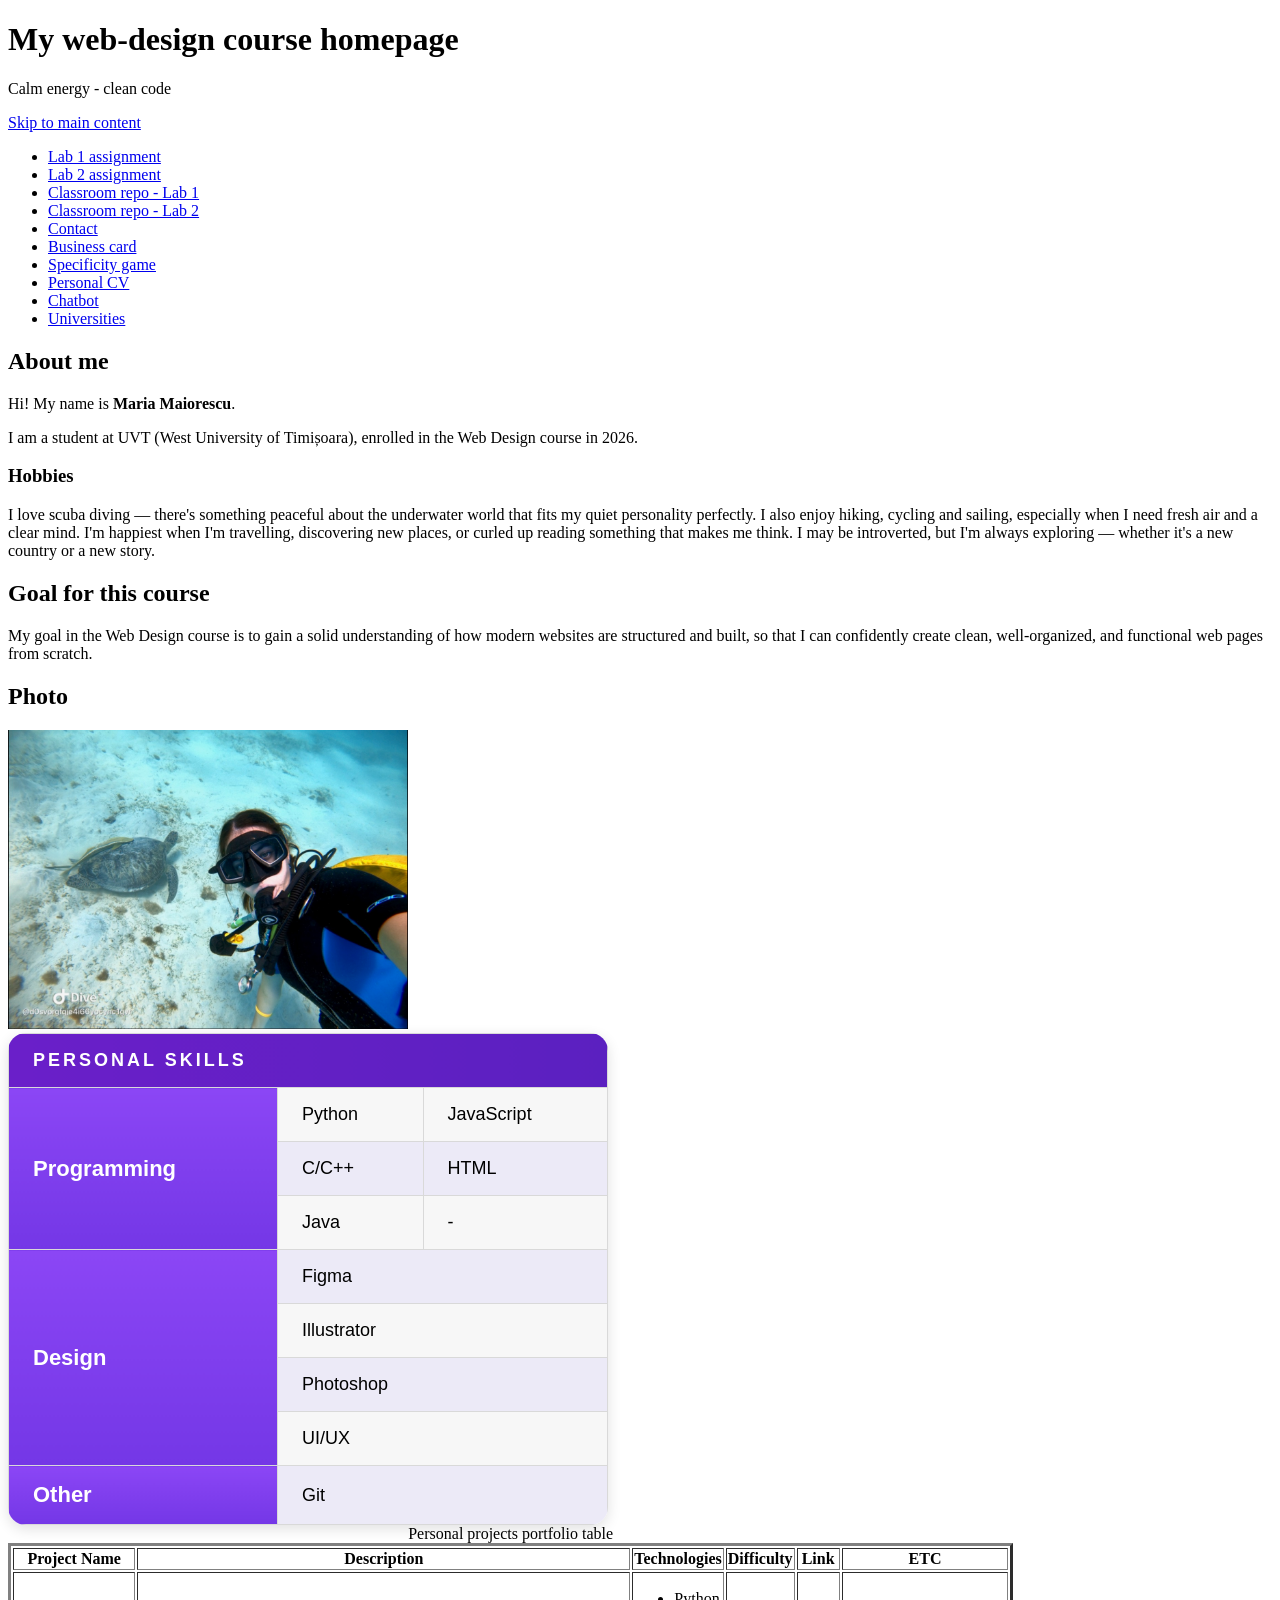
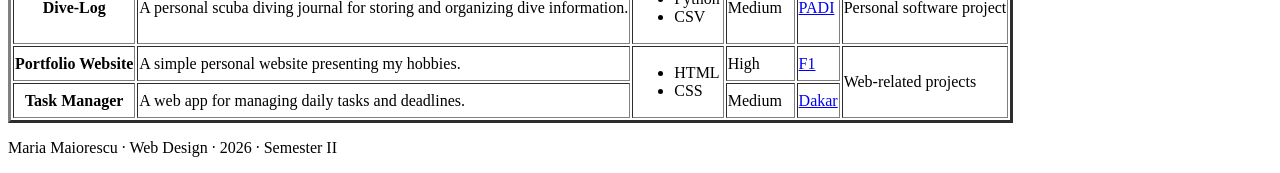
<file: index.html>
<!DOCTYPE html>
<html lang="en">

<head>
    <meta charset="UTF-8">
    <meta name="viewport" content="width=device-width">
    <link rel ="stylesheet" href="index.css">
    <title>Course homepage - Heading hierarchy example</title>
</head>

<body>
    <header>
        <h1>My web-design course homepage</h1>
        <p>Calm energy - clean code</p>
    </header>

    <a href="#main-content" class="skip-link">Skip to main content</a>

    <nav aria-label="Main navigation">
        <ul>
            <li><a href="https://stefaniga.github.io/ewd-uvt-2026/labs/1/">Lab 1 assignment</a></li>
            <li><a href="https://stefaniga.github.io/ewd-uvt-2026/labs/2/">Lab 2 assignment</a></li>
            <li><a href="https://github.com/CS-WD-UVT-2026/lab1-wd-ie-maria-owd">Classroom repo - Lab 1</a></li>
            <li><a href="https://github.com/CS-WD-UVT-2026/lab2-wd-ie-maria-maiorescu">Classroom repo - Lab 2</a></li>
            <li><a href="contact.html">Contact</a></li>
            <li><a href="card.html">Business card</a></li>
            <li><a href="specificity.html">Specificity game</a></li>
            <li><a href="cv.html">Personal CV</a></li>
            <li><a href="chatbot.html">Chatbot</a></li>
            <li><a href="universities.html">Universities</a></li>
        </ul>
    </nav>

    <main id="main-content">
        <section>
            <h2>About me</h2>
            <p>Hi! My name is <strong>Maria Maiorescu</strong>.</p>
            <p>I am a student at UVT (West University of Timișoara), enrolled in the Web Design course in 2026.</p>
            <h3>Hobbies</h3>
            <p>
                I love scuba diving — there's something peaceful about the underwater world that fits my quiet
                personality perfectly.
                I also enjoy hiking, cycling and sailing, especially when I need fresh air and a clear mind.
                I'm happiest when I'm travelling, discovering new places, or curled up reading something that makes me
                think.
                I may be introverted, but I'm always exploring — whether it's a new country or a new story.
            </p>
            <h2>Goal for this course</h2>
            <p>
                My goal in the Web Design course is to gain a solid understanding of how modern websites are structured
                and built, so that I can confidently create clean, well-organized, and functional web pages from
                scratch.
            </p>
        </section>
        <section>
            <h2>Photo</h2>
            <img width="400" src="images/maria-turtle.jpeg" alt="Me diving with a turtle in Egypt">
        </section>
    </main>
    <table border="3" class="skill-table">
        <thead>
            <tr>
                <th scope="col" colspan="3">Personal Skills</th>
            </tr>
        </thead>
        <tbody>
            <tr>
                <th scope="row" rowspan="3">Programming</th>
                <td>Python</td>
                <td>JavaScript</td>
            </tr>
            <tr>
                <td>C/C++</td>
                <td>HTML</td>
            </tr>
            <tr>
                <td>Java</td>
                <td>-</td>
            </tr>
            <tr>
                <th scope="row" rowspan="4">Design</th>
                <td colspan="2">Figma</td>
            </tr>
            <tr>
                <td colspan="2">Illustrator</td>
            </tr>
            <tr>
                <td colspan="2">Photoshop</td>
            </tr>
            <tr>
                <td colspan="2">UI/UX</td>
            </tr>
            <tr>
                <th scope="row">Other</th>
                <td colspan="2">Git</td>
            </tr>
        </tbody>
    </table>

    <table border="3">
        <caption>Personal projects portfolio table</caption>
        <thead>
            <tr>
                <th scope="col">Project Name</th>
                <th scope="col">Description</th>
                <th scope="col">Technologies</th>
                <th scope="col">Difficulty</th>
                <th scope="col">Link</th>
                <th scope="col">ETC</th>
            </tr>
        </thead>
        <tbody>
            <tr>
                <th scope="row">Dive-Log</th>
                <td>A personal scuba diving journal for storing and organizing dive information.</td>
                <td>
                    <ul>
                        <li>Python</li>
                        <li>CSV</li>
                    </ul>
                </td>
                <td>
                    Medium
                </td>
                <td>
                    <a href="https://www.padi.com/" target="_blank">PADI</a>
                </td>
                <td>Personal software project</td>
            </tr>

            <tr>
                <th scope="row">Portfolio Website</th>
                <td>A simple personal website presenting my hobbies.</td>
                <td rowspan="2">
                    <ul>
                        <li>HTML</li>
                        <li>CSS</li>
                    </ul>
                </td>
                <td>
                    High
                </td>
                <td>
                    <a href="https://www.formula1.com/" target="_blank">F1</a>
                </td>
                <td rowspan="2">Web-related projects</td>
            </tr>

            <tr>
                <th scope="row">Task Manager</th>
                <td>A web app for managing daily tasks and deadlines.</td>

                <td>
                    Medium
                </td>
                <td>
                    <a href="https://www.dakar.com/en/" target="_blank">Dakar</a>
                </td>
            </tr>

        </tbody>
    </table>

    <footer>
        <p>Maria Maiorescu · Web Design · 2026 · Semester II</p>
    </footer>
</body>

</html>
</file>
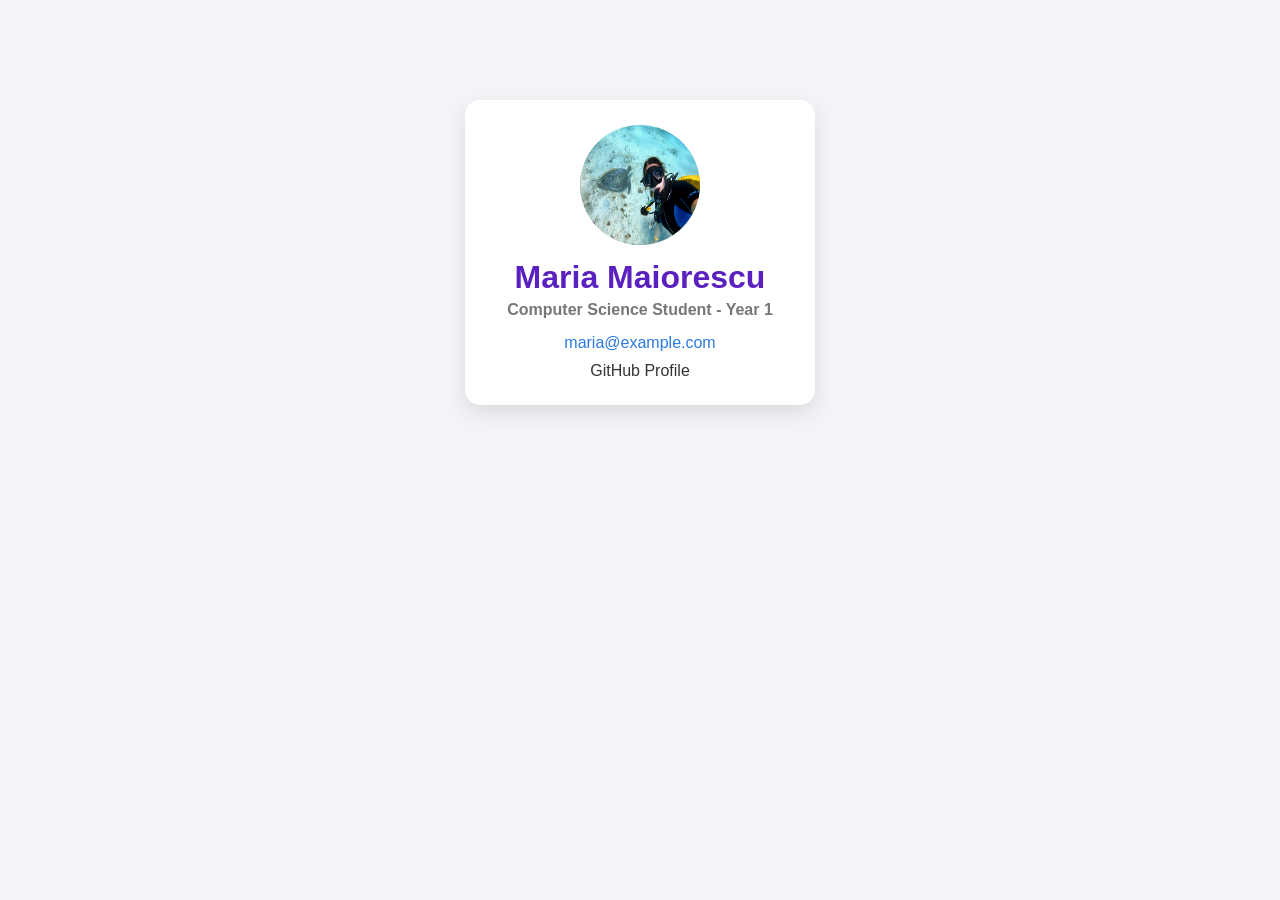
<file: card.html>
<!DOCTYPE html>
<html lang="en">
<head>
    <meta charset="UTF-8">
    <title>Business Card</title>
    <link rel="stylesheet" href="card.css">
</head>
<body>

<div id="card">

    <img src="images/maria-turtle.jpeg" alt="Profile picture" class="profile-img">

    <h1 class="name">Maria Maiorescu</h1>

    <h2 class="subtitle">Computer Science Student - Year 1</h2>

    <a href="mailto:maria@example.com" class="email">maria@example.com</a>

    <a href="https://github.com/" class="github">GitHub Profile</a>

</div>

</body>
</html>
</file>
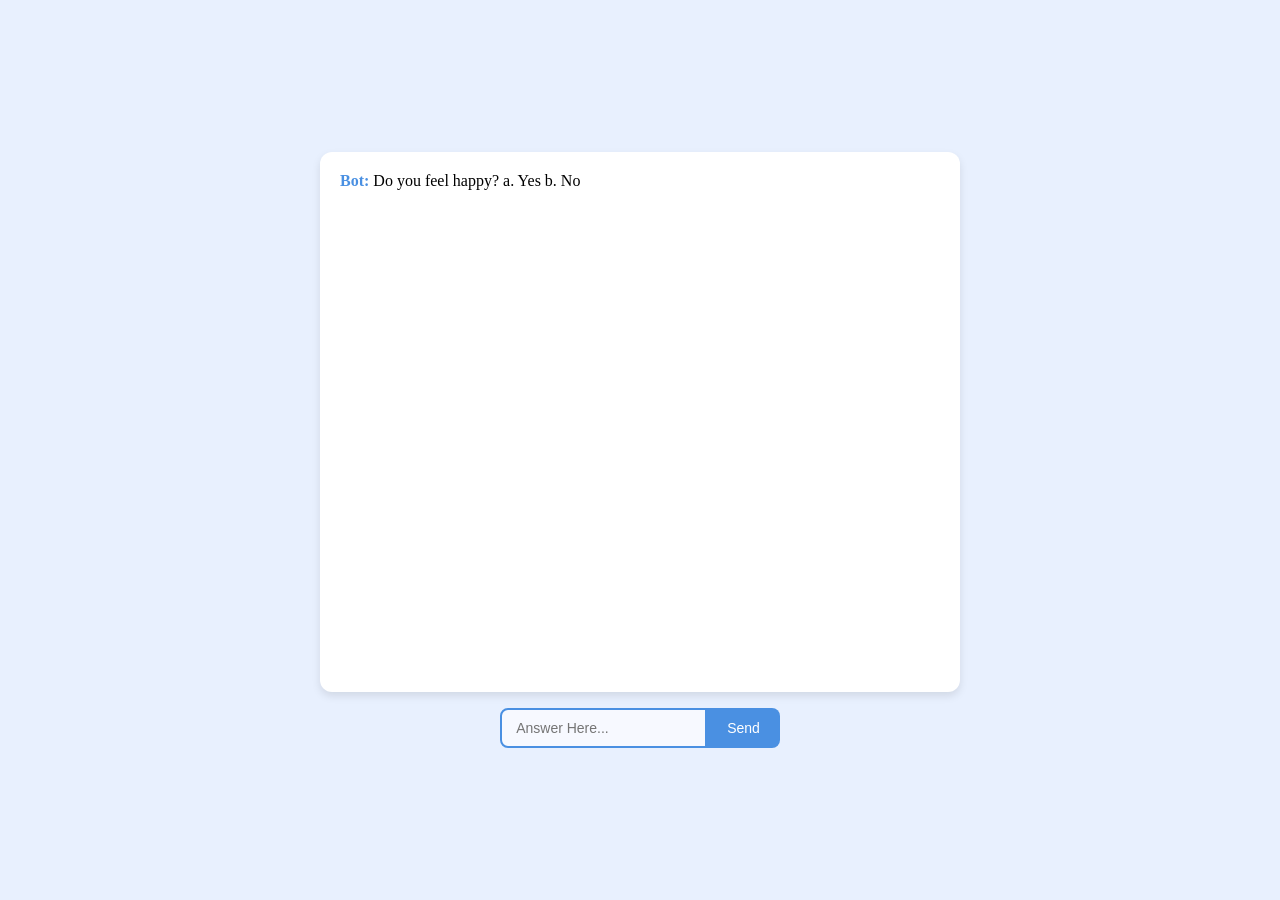
<file: chatbot.html>
<!DOCTYPE html>
<html lang="en">
<head>
    <meta charset="UTF-8">
    <meta name="viewport" content="width=device-width, initial-scale=1.0">
    <title>Chatbot</title>
    <link rel="stylesheet" href="chatbot.css">
</head>
<body>
    <div class="chat-container" id="chat-container">
    </div>
    <form id="chat-form">
        <input type="text" id="user-input" placeholder="Answer Here...">
        <button type="submit">Send</button>
    </form>
    <script src="chatbot.js"></script>
</body>
</html>
</file>
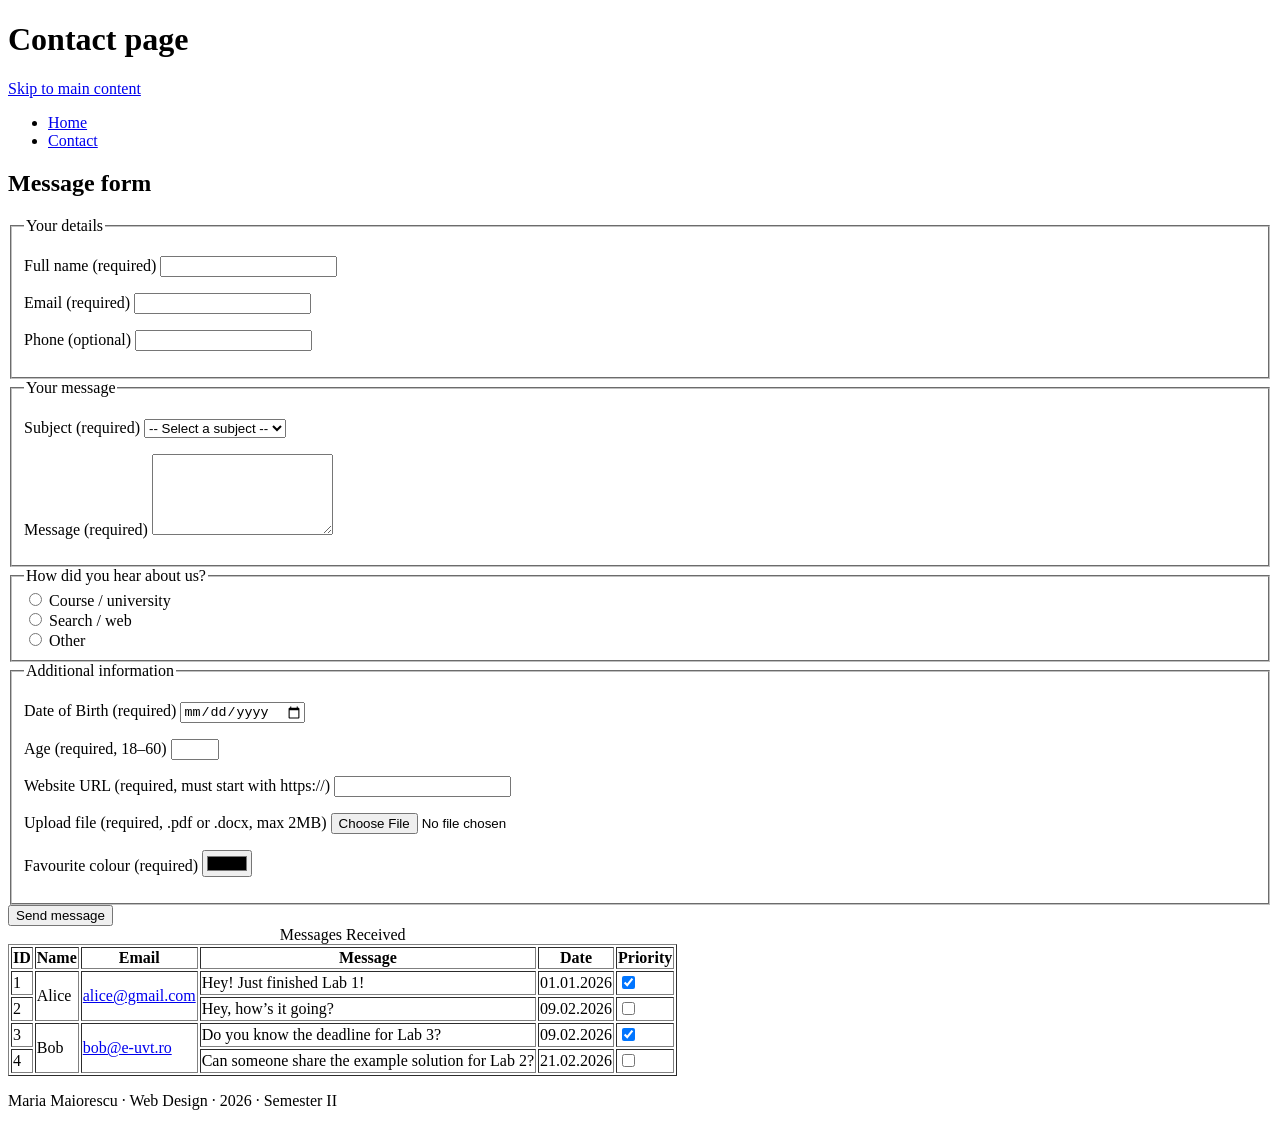
<file: contact.html>
<!DOCTYPE html>
<html lang="en">

<head>
  <meta charset="UTF-8">
  <meta name="viewport" content="width=device-width">
  <title>Course homepage - Heading hierarchy example</title>
</head>

<body>
  <header>
    <h1>Contact page</h1>
  </header>

  <a href="#main-content" class="skip-link">Skip to main content</a>
  <nav aria-label="Main navigation">
    <ul>
      <li><a href="index.html">Home</a></li>
      <li><a href="contact.html">Contact</a></li>
    </ul>
  </nav>

  <main id="main-content">
    <section>
      <h2>Message form</h2>
      <form method="post" action="#" aria-label="Contact form" id="contactForm">

        <fieldset>
          <legend>Your details</legend>

          <p>
            <label for="fullname">Full name (required)</label>
            <input type="text" id="fullname" name="fullname" required>
          </p>
          <p>
            <label for="email">Email (required)</label>
            <input type="email" id="email" name="email" required>
          </p>
          <p>
            <label for="phone">Phone (optional)</label>
            <input type="tel" id="phone" name="phone">
          </p>
        </fieldset>

        <fieldset>
          <legend>Your message</legend>
          <p>
            <label for="subject">Subject (required)</label>
            <select id="subject" name="subject" required>
              <option value="">-- Select a subject --</option>
              <option value="lab">Lab question</option>
              <option value="schedule">Schedule</option>
              <option value="grading">Grading</option>
              <option value="other">Other</option>
            </select>
          </p>

          <p>
            <label for="msg">Message (required)</label>
            <textarea id="msg" name="message" rows="5" required></textarea>
          </p>
        </fieldset>

        <fieldset>
          <legend>How did you hear about us?</legend>

          <input type="radio" id="hear-course" name="hear" value="course">
          <label for="hear-course">Course / university</label>
          <br>
          <input type="radio" id="hear-search" name="hear" value="search">
          <label for="hear-search">Search / web</label>
          <br>
          <input type="radio" id="hear-other" name="hear" value="other">
          <label for="hear-other">Other</label>
        </fieldset>

        <fieldset>
          <legend>Additional information</legend>

          <p>
            <label for="dob">Date of Birth (required)</label>
            <input type="date" id="dob" name="dob">
          </p>

          <p>
            <label for="age">Age (required, 18–60)</label>
            <input type="number" id="age" name="age" min="18" max="60">
          </p>

          <p>
            <label for="website">Website URL (required, must start with https://)</label>
            <input type="url" id="website" name="website">
          </p>

          <p>
            <label for="fileUpload">Upload file (required, .pdf or .docx, max 2MB)</label>
            <input type="file" id="fileUpload" name="fileUpload" accept=".pdf,.docx">
          </p>

          <p>
            <label for="favColor">Favourite colour (required)</label>
            <input type="color" id="favColor" name="favColor">
          </p>
        </fieldset>

        <button type="submit">Send message</button>
      </form>
    </section>
  </main>

  <table border="1">
    <caption>Messages Received</caption>

    <tr>
      <th>ID</th>
      <th>Name</th>
      <th>Email</th>
      <th>Message</th>
      <th>Date</th>
      <th>Priority</th>
    </tr>

    <tr>
      <td>1</td>
      <td rowspan="2">Alice</td>
      <td rowspan="2">
        <a href="mailto:alice@gmail.com">alice@gmail.com</a>
      </td>
      <td>Hey! Just finished Lab 1!</td>
      <td>01.01.2026</td>
      <td><input type="checkbox" checked></td>
    </tr>

    <tr>
      <td>2</td>
      <td>Hey, how’s it going?</td>
      <td>09.02.2026</td>
      <td><input type="checkbox"></td>
    </tr>

    <tr>
      <td>3</td>
      <td rowspan="2">Bob</td>
      <td rowspan="2">
        <a href="mailto:bob@e-uvt.ro">bob@e-uvt.ro</a>
      </td>
      <td>Do you know the deadline for Lab 3?</td>
      <td>09.02.2026</td>
      <td><input type="checkbox" checked></td>
    </tr>

    <tr>
      <td>4</td>
      <td>Can someone share the example solution for Lab 2?</td>
      <td>21.02.2026</td>
      <td><input type="checkbox"></td>
    </tr>

  </table>

  <script src="contact.js"></script>

  <footer>
    <p>Maria Maiorescu · Web Design · 2026 · Semester II</p>
  </footer>
</body>

</html>
</file>
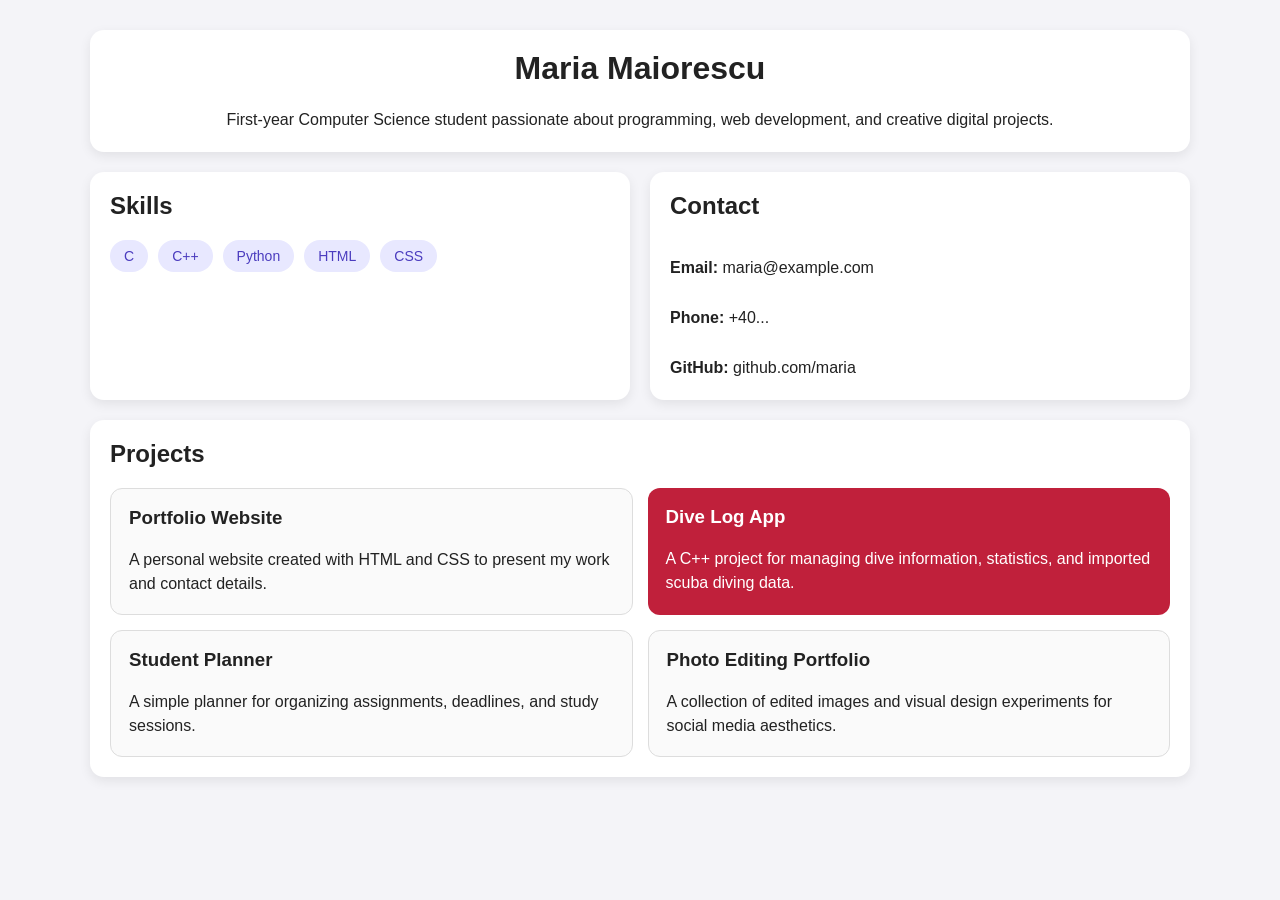
<file: cv.html>
<!DOCTYPE html>
<html lang="en">
<head>
    <meta charset="UTF-8">
    <meta name="viewport" content="width=device-width, initial-scale=1.0">
    <title>Personal CV</title>
    <link rel="stylesheet" href="cv.css">
</head>
<body>
    <div class="cv-container">
        <header class="profile">
            <h1>Maria Maiorescu</h1>
            <p>First-year Computer Science student passionate about programming, web development, and creative digital projects.</p>
        </header>

        <section class="skills">
            <h2>Skills</h2>
            <div class="skills-list">
                <span>C</span>
                <span>C++</span>
                <span>Python</span>
                <span>HTML</span>
                <span>CSS</span>
            </div>
        </section>

        <section class="projects">
            <h2>Projects</h2>
            <div class="card-grid">
                <article class="card">
                    <h3>Portfolio Website</h3>
                    <p>A personal website created with HTML and CSS to present my work and contact details.</p>
                </article>

                <article class="card featured-card">
                    <h3>Dive Log App</h3>
                    <p>A C++ project for managing dive information, statistics, and imported scuba diving data.</p>
                </article>

                <article class="card">
                    <h3>Student Planner</h3>
                    <p>A simple planner for organizing assignments, deadlines, and study sessions.</p>
                </article>

                <article class="card">
                    <h3>Photo Editing Portfolio</h3>
                    <p>A collection of edited images and visual design experiments for social media aesthetics.</p>
                </article>
            </div>
        </section>

        <section class="contact">
            <h2>Contact</h2>
            <div class="contact-box">
                <p><strong>Email:</strong> maria@example.com</p>
                <p><strong>Phone:</strong> +40...</p>
                <p><strong>GitHub:</strong> github.com/maria</p>
            </div>
        </section>
    </div>
</body>
</html>
</file>
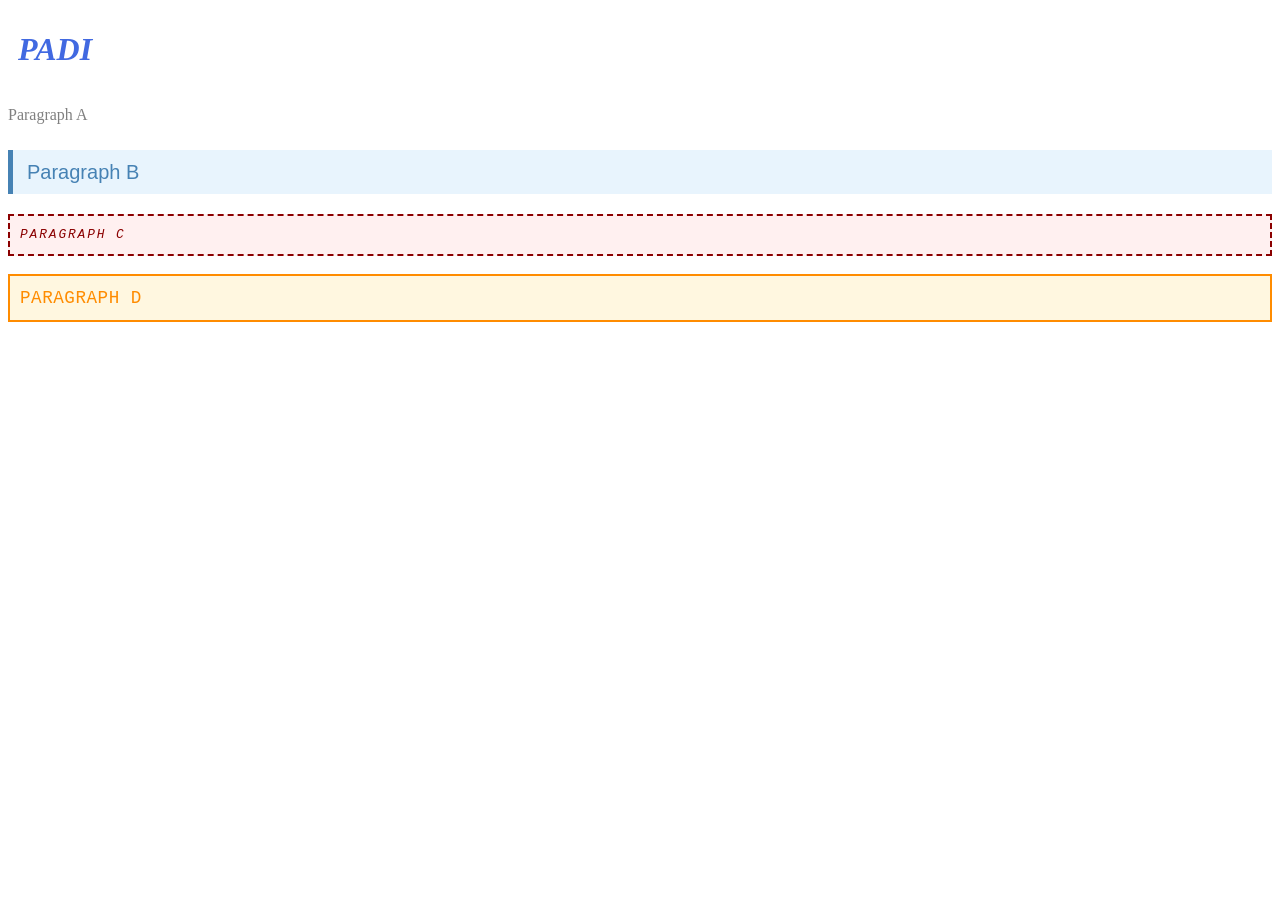
<file: specificity.html>
<!DOCTYPE html>
<html lang="en">
<head>
    <meta charset="UTF-8">
    <link rel="stylesheet" href="style.css">
    <title>Specificity Game</title>
    <style>
        h1 {
            color: royalblue;
        }
        p {
            color: gray;
            font-size: 1rem;
            font-family: Georgia, serif;
            line-height: 1.4;
            padding: 4px 0;
        }

        .info {
            color: steelblue;
            font-size: 1.25rem;
            background-color: #e8f4fd;
            padding: 8px 14px;
            border-left: 5px solid steelblue;
            font-family: Arial, sans-serif;
        }

        #warning {
            color: darkred;
            font-size: 0.8rem;
            font-style: italic;
            text-transform: uppercase;
            letter-spacing: 0.15em;
            border: 2px dashed darkred;
            padding: 10px;
            background-color: #fff0f0;
            font-family: 'Courier New', monospace;
        }

        #warning.info {
            color: darkorange;
            background-color: #fff7e0;
            border: 2px solid darkorange;
            font-size: 1.1rem;
            font-style: normal;
            letter-spacing: 0.03em;
        }
    </style>
</head>
<body>
    <h1>PADI</h1>
    <p>Paragraph A</p>

    <p class="info">Paragraph B</p>

    <p id="warning">Paragraph C</p>

    <p class="info" id="warning">Paragraph D</p>

</body>
</html>
</file>
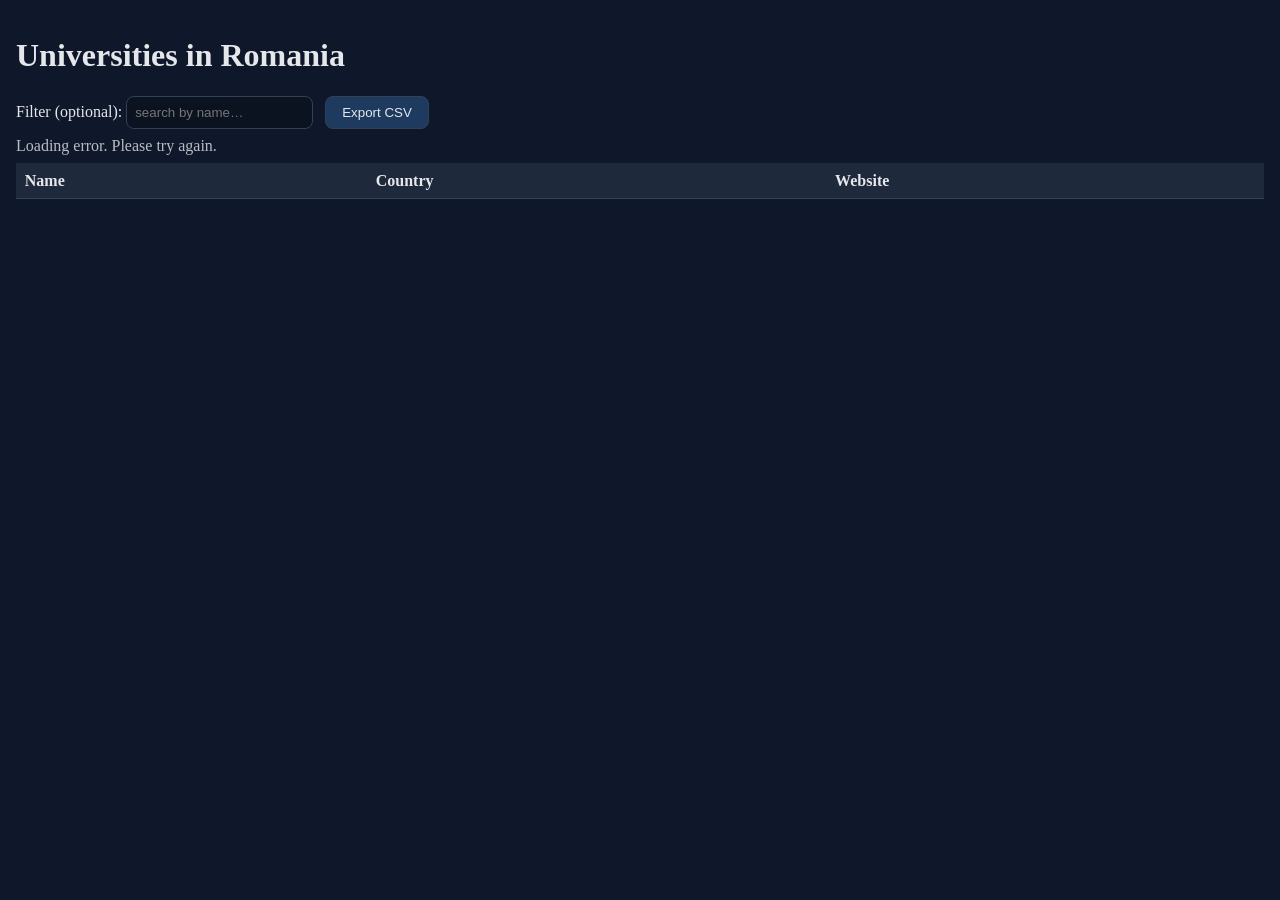
<file: universities.html>
<!DOCTYPE html>
<html lang="en">

<head>
    <meta charset="UTF-8">
    <meta name="viewport" content="width=device-width, initial-scale=1.0">
    <link rel="stylesheet" href="universities.css">
    <title>Universities in Romania</title>
</head>

<body>
    <div>
        <h1>Universities in Romania</h1>

        <label for="q">Filter (optional):</label>
        <input id="q" placeholder="search by name…" />

        <button id="exportCsv">Export CSV</button>

        <div id="status" class="status"></div>

        <table>
            <thead>
                <tr>
                    <th>Name</th>
                    <th>Country</th>
                    <th>Website</th>
                </tr>
            </thead>
            <tbody id="tbody"></tbody>
        </table>
    </div>

    <script src="universities.js"></script>
</body>

</html>
</file>
<file: index.css>
.skill-table {
    width: 600px;
    border-collapse: collapse;
    font-family: Arial, sans-serif;
    border-radius: 18px;
    overflow: hidden;
    box-shadow: 0 4px 14px rgba(0, 0, 0, 0.12);
    border: none;
}

.skill-table th,
.skill-table td {
    padding: 16px 24px;
    text-align: left;
    border: 1px solid #d9d9d9;
    font-size: 18px;
}

.skill-table thead th {
    background: linear-gradient(90deg, #6a1fc9, #5b20c0);
    color: white;
    text-transform: uppercase;
    letter-spacing: 3px;
    font-weight: bold;
}

.skill-table tbody th {
    background: linear-gradient(180deg, #8b46f5, #7437e6);
    color: white;
    font-weight: bold;
    font-size: 22px;
    width: 220px;
}

.skill-table tbody td {
    background-color: #f7f7f7;
}

.skill-table tbody tr:nth-child(even) td {
    background-color: #eceaf7;
}
</file>
<file: card.css>
/* element selectors */
body {
    margin: 0;
    background-color: #f4f4f8;
    font-family: Arial, sans-serif;
}

h1 {
    margin: 10px 0 5px;
}

h2 {
    margin: 0 0 15px;
}

/* id selector */
#card {
    width: 300px;
    margin: 100px auto;
    padding: 25px;
    background: white;
    border-radius: 15px;
    text-align: center;
    box-shadow: 0 8px 20px rgba(0,0,0,0.1);
}

/* class selectors */
.profile-img {
    width: 120px;
    height: 120px;
    border-radius: 50%;
}

.name {
    color: #5b20c0;
}

.subtitle {
    color: #777;
    font-size: 16px;
}

/* more class selectors */
.email {
    display: block;
    margin: 10px 0;
    color: #2a7ae2;
    text-decoration: none;
}

.github {
    display: block;
    color: #333;
    text-decoration: none;
}

/* second id selector example */
#card a:hover {
    text-decoration: underline;
}
</file>
<file: chatbot.css>
body {
    background-color: #e8f0fe;
    display: flex;
    justify-content: center;
    align-items: center;
    height: 100vh;
    margin: 0;
    flex-direction: column;
}

.chat-container {
    max-width: 600px;
    width: 90%;
    height: 500px;
    padding: 20px;
    background-color: #ffffff;
    border-radius: 12px;
    box-shadow: 0 4px 8px rgba(0, 0, 0, 0.1);
    margin-bottom: 16px;
    overflow-y: auto;
}

.message {
    margin-bottom: 12px;
}

.message.bot-message strong {
    color: #4a90e2;
}

.message.user-message strong {
    color: #e2574a;
}

#chat-form {
    display: flex;
}

#user-input {
    flex: 1;
    padding: 10px 14px;
    border: 2px solid #4a90e2;
    border-radius: 8px 0 0 8px;
    font-size: 14px;
    outline: none;
    background-color: #f7f9ff;
    color: #333333;
}

#user-input:focus {
    border-color: #2563eb;
    background-color: #ffffff;
}

button[type="submit"] {
    padding: 10px 20px;
    background-color: #4a90e2;
    color: white;
    border: none;
    border-radius: 0 8px 8px 0;
    cursor: pointer;
    font-size: 14px;
}

button[type="submit"]:hover {
    background-color: #2563eb;
}
</file>
<file: cv.css>
body {
    margin: 0;
    font-family: Arial, sans-serif;
    background-color: #f4f4f8;
    color: #222;
}

.cv-container {
    width: 90%;
    max-width: 1100px;
    margin: 30px auto;
    display: grid;
    grid-template-columns: 1fr 1fr;
    grid-template-areas:
        "profile profile"
        "skills contact"
        "projects projects";
    gap: 20px;
}

.profile,
.skills,
.projects,
.contact {
    background-color: white;
    padding: 20px;
    border-radius: 14px;
    box-shadow: 0 4px 12px rgba(0, 0, 0, 0.08);
}

.profile {
    grid-area: profile;
    text-align: center;
}

.skills {
    grid-area: skills;
}

.contact {
    grid-area: contact;
}

.projects {
    grid-area: projects;
}

.skills-list {
    display: flex;
    flex-wrap: wrap;
    gap: 10px;
    margin-top: 15px;
}

.skills-list span {
    background-color: #e8e8ff;
    color: #4b3cbf;
    padding: 8px 14px;
    border-radius: 20px;
    font-size: 14px;
}

.card-grid {
    display: flex;
    flex-wrap: wrap;
    gap: 15px;
    margin-top: 15px;
}

.card {
    flex: 1 1 calc(50% - 15px);
    background-color: #fafafa;
    padding: 18px;
    border-radius: 12px;
    border: 1px solid #ddd;
    box-sizing: border-box;
}

.featured-card {
    background-color: #c0203b;
    color: white;
    border: none;
}

.contact-box {
    display: flex;
    flex-direction: column;
    gap: 10px;
    margin-top: 15px;
}

h1, h2, h3 {
    margin-top: 0;
}

p {
    margin-bottom: 0;
    line-height: 1.5;
}
</file>
<file: style.css>
h1 {
    color: seagreen;
    font-style: italic;
    padding: 10px;
}
</file>
<file: universities.css>
body {
    margin: 0;
    padding: 16px;
    background: #0f172a;
    color: #e5e7eb;
}

.status {
    opacity: .8;
    margin: 8px 0;
}

input {
    padding: .5rem;
    border-radius: .5rem;
    border: 1px solid #334155;
    background: #0b1220;
    color: #e5e7eb;
}

button {
    padding: .5rem 1rem;
    border-radius: .5rem;
    border: 1px solid #334155;
    background: #1e3a5f;
    color: #e5e7eb;
    cursor: pointer;
    margin-left: .5rem;
}

button:hover {
    background: #2d5280;
}

table {
    width: 100%;
    border-collapse: collapse;
    margin-top: 8px;
    background: #1e293b;
}

th, td {
    padding: .55rem;
    border-bottom: 1px solid #334155;
    text-align: left;
    vertical-align: top;
}

td a {
    color: #a7f3d0;
    text-decoration: none;
}

td a:hover {
    text-decoration: underline;
}
</file>
